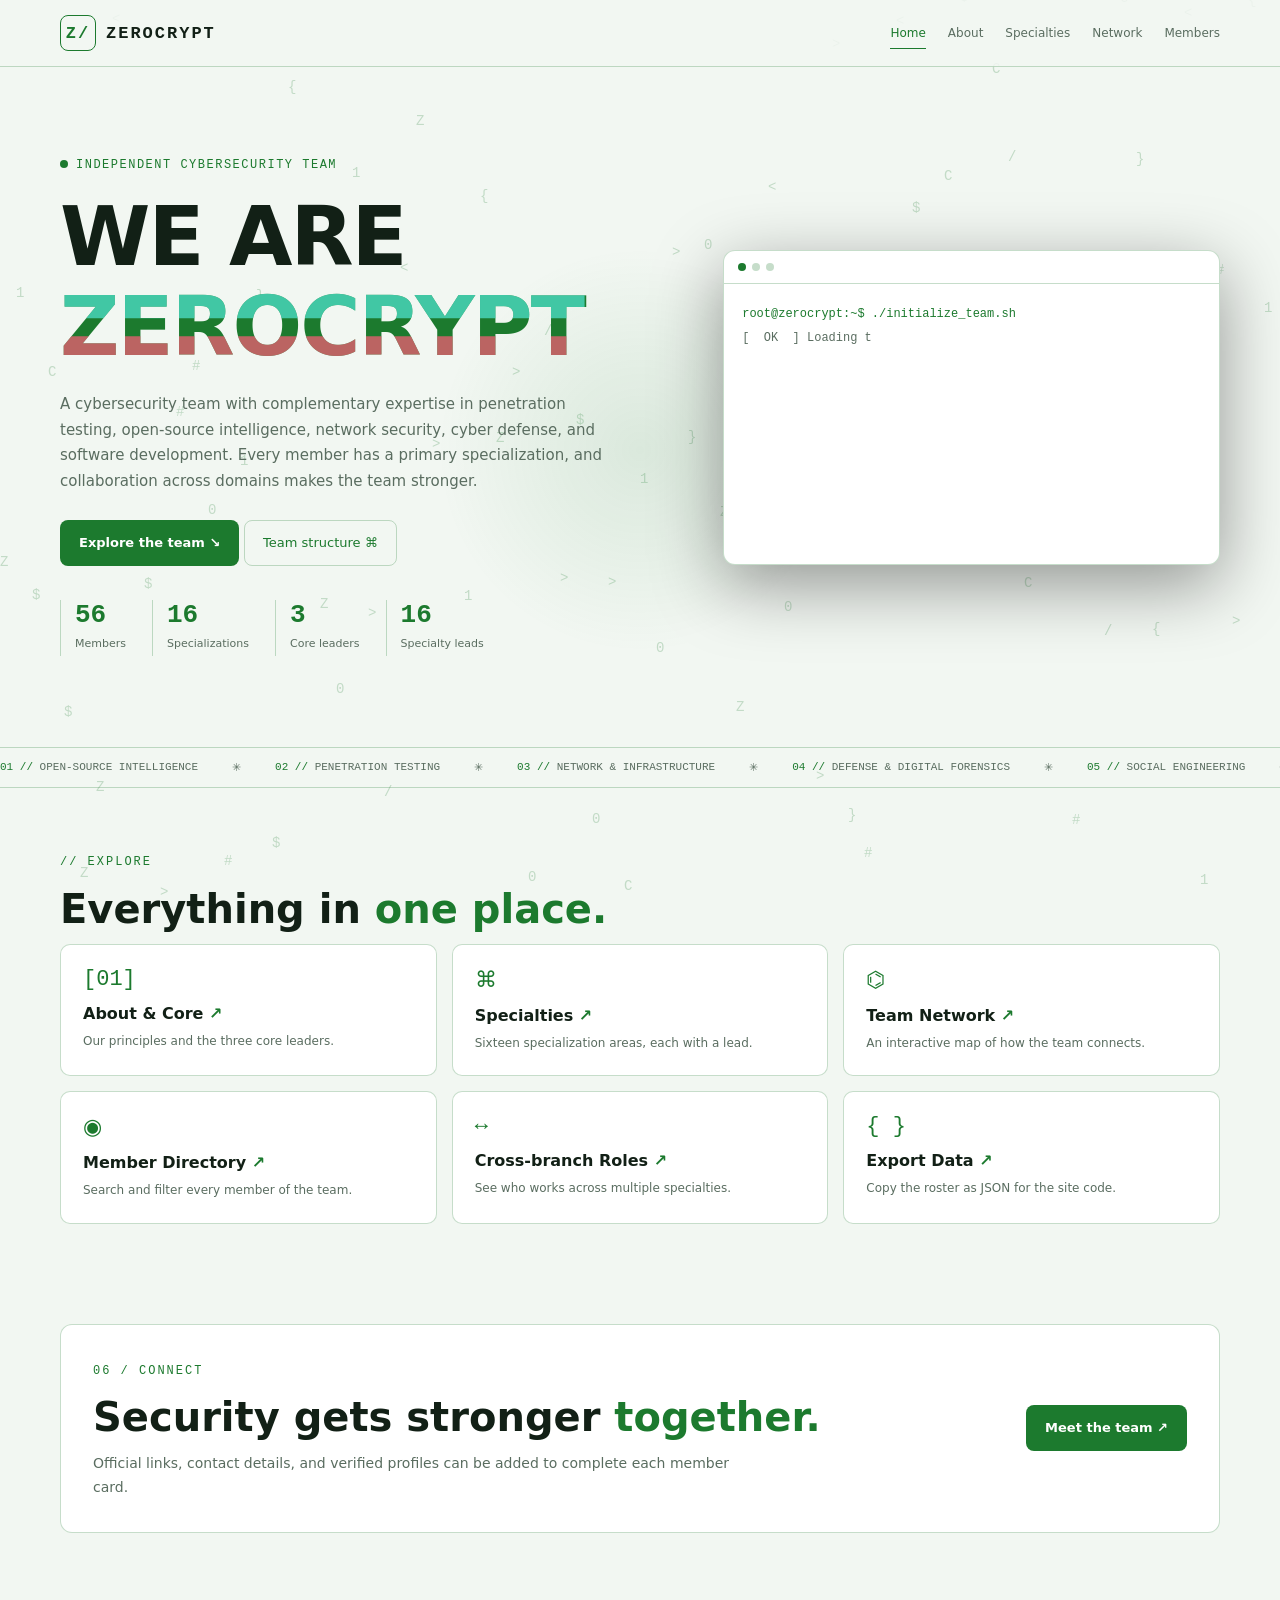
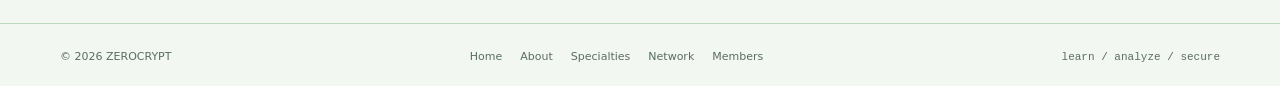
<file: index.html>
<!DOCTYPE html>
<html lang="en"><head><meta charset="UTF-8"><meta name="viewport" content="width=device-width, initial-scale=1, viewport-fit=cover">
<meta name="description" content="ZEROCRYPT | Cybersecurity Research and Security Team">
<title>Cyber Intelligence | ZEROCRYPT</title><link rel="stylesheet" href="style.css"></head>
<body class="">
<canvas id="rain" aria-hidden="true"></canvas>
<header><nav class="wrap"><a href="index.html" class="brand"><span class="mark">Z/</span>ZEROCRYPT</a>
<div class="links" id="links"><a href="index.html" class="act">Home</a><a href="about.html">About</a><a href="specialties.html">Specialties</a><a href="network.html">Network</a><a href="members.html">Members</a></div>
<button id="menu" aria-label="Menu" aria-expanded="false">☰</button></nav><div id="prog"></div></header>
<main>
<section class="hero" id="home"><div class="wrap hg">
<div>
<div class="kick"><span class="dot"></span>INDEPENDENT CYBERSECURITY TEAM</div>
<h1>WE ARE<br><span class="glitch" data-t="ZEROCRYPT">ZEROCRYPT</span></h1>
<p>A cybersecurity team with complementary expertise in penetration testing, open-source intelligence, network security, cyber defense, and software development. Every member has a primary specialization, and collaboration across domains makes the team stronger.</p>
<a href="members.html" class="btn p">Explore the team ↘</a> <a href="network.html" class="btn">Team structure ⌘</a>
<div class="stats">
<div class="stat"><b data-c="members">0</b><span>Members</span></div>
<div class="stat"><b data-c="specs">0</b><span>Specializations</span></div>
<div class="stat"><b data-c="core">0</b><span>Core leaders</span></div>
<div class="stat"><b data-c="leads">0</b><span>Specialty leads</span></div>
</div>
</div>
<div class="term"><div class="tt"><i></i><i></i><i></i></div><div id="tb" aria-label="Decorative terminal"></div></div>
</div></section><div class="ticker" aria-hidden="true"><div class="track" id="track"></div></div><section style="padding-top:60px"><div class="wrap"><div class="rv"><span class="eyebrow">// EXPLORE</span><h2>Everything in <span class="g">one place.</span></h2></div><div class="grid g3"><a class="card tile rv" href="about.html"><div class="ico">[01]</div><h3>About &amp; Core <span class="arr g">↗</span></h3><p>Our principles and the three core leaders.</p></a><a class="card tile rv" href="specialties.html"><div class="ico">⌘</div><h3>Specialties <span class="arr g">↗</span></h3><p>Sixteen specialization areas, each with a lead.</p></a><a class="card tile rv" href="network.html"><div class="ico">⌬</div><h3>Team Network <span class="arr g">↗</span></h3><p>An interactive map of how the team connects.</p></a><a class="card tile rv" href="members.html"><div class="ico">◉</div><h3>Member Directory <span class="arr g">↗</span></h3><p>Search and filter every member of the team.</p></a><a class="card tile rv" href="specialties.html"><div class="ico">↔</div><h3>Cross-branch Roles <span class="arr g">↗</span></h3><p>See who works across multiple specialties.</p></a><a class="card tile rv" href="members.html"><div class="ico">{ }</div><h3>Export Data <span class="arr g">↗</span></h3><p>Copy the roster as JSON for the site code.</p></a></div></div></section><section style="padding-top:10px"><div class="wrap"><div class="join rv">
<div><span class="eyebrow">06 / CONNECT</span><h2>Security gets stronger <span class="g">together.</span></h2><p class="desc" style="margin:0">Official links, contact details, and verified profiles can be added to complete each member card.</p></div>
<a href="members.html" class="btn p">Meet the team ↗</a></div></div></section>
</main>
<footer><div class="wrap fi"><span>© <span id="yr"></span> ZEROCRYPT</span><div class="fl"><a href="index.html">Home</a><a href="about.html">About</a><a href="specialties.html">Specialties</a><a href="network.html">Network</a><a href="members.html">Members</a></div><span class="mono">learn / analyze / secure</span></div></footer>
<div id="toast" role="status"></div>
<script src="data.js"></script><script src="app.js"></script>
</body></html>
</file>
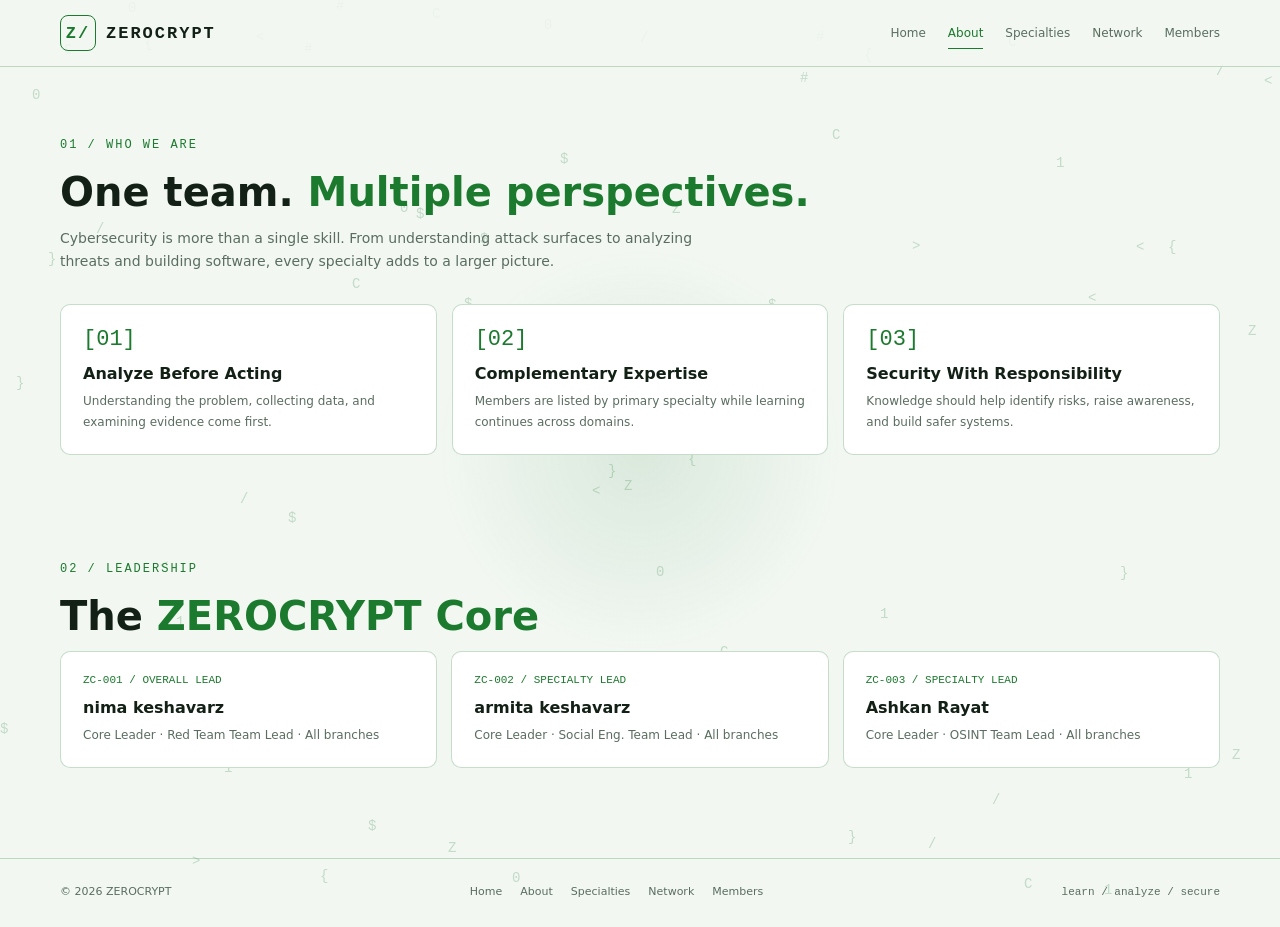
<file: about.html>
<!DOCTYPE html>
<html lang="en"><head><meta charset="UTF-8"><meta name="viewport" content="width=device-width, initial-scale=1, viewport-fit=cover">
<meta name="description" content="ZEROCRYPT | Cybersecurity Research and Security Team">
<title>About | ZEROCRYPT</title><link rel="stylesheet" href="style.css"></head>
<body class="inner">
<canvas id="rain" aria-hidden="true"></canvas>
<header><nav class="wrap"><a href="index.html" class="brand"><span class="mark">Z/</span>ZEROCRYPT</a>
<div class="links" id="links"><a href="index.html">Home</a><a href="about.html" class="act">About</a><a href="specialties.html">Specialties</a><a href="network.html">Network</a><a href="members.html">Members</a></div>
<button id="menu" aria-label="Menu" aria-expanded="false">☰</button></nav><div id="prog"></div></header>
<main>
<section id="about"><div class="wrap">
<div class="rv"><span class="eyebrow">01 / WHO WE ARE</span><h2>One team. <span class="g">Multiple perspectives.</span></h2>
<p class="desc">Cybersecurity is more than a single skill. From understanding attack surfaces to analyzing threats and building software, every specialty adds to a larger picture.</p></div>
<div class="grid g3">
<article class="card rv"><div class="ico">[01]</div><h3>Analyze Before Acting</h3><p>Understanding the problem, collecting data, and examining evidence come first.</p></article>
<article class="card rv"><div class="ico">[02]</div><h3>Complementary Expertise</h3><p>Members are listed by primary specialty while learning continues across domains.</p></article>
<article class="card rv"><div class="ico">[03]</div><h3>Security With Responsibility</h3><p>Knowledge should help identify risks, raise awareness, and build safer systems.</p></article>
</div></div></section><section id="core" style="padding-top:10px"><div class="wrap">
<div class="rv"><span class="eyebrow">02 / LEADERSHIP</span><h2>The <span class="g">ZEROCRYPT Core</span></h2></div>
<div class="core" id="coreGrid"></div>
</div></section>
</main>
<footer><div class="wrap fi"><span>© <span id="yr"></span> ZEROCRYPT</span><div class="fl"><a href="index.html">Home</a><a href="about.html">About</a><a href="specialties.html">Specialties</a><a href="network.html">Network</a><a href="members.html">Members</a></div><span class="mono">learn / analyze / secure</span></div></footer>
<div id="toast" role="status"></div>
<script src="data.js"></script><script src="app.js"></script>
</body></html>
</file>
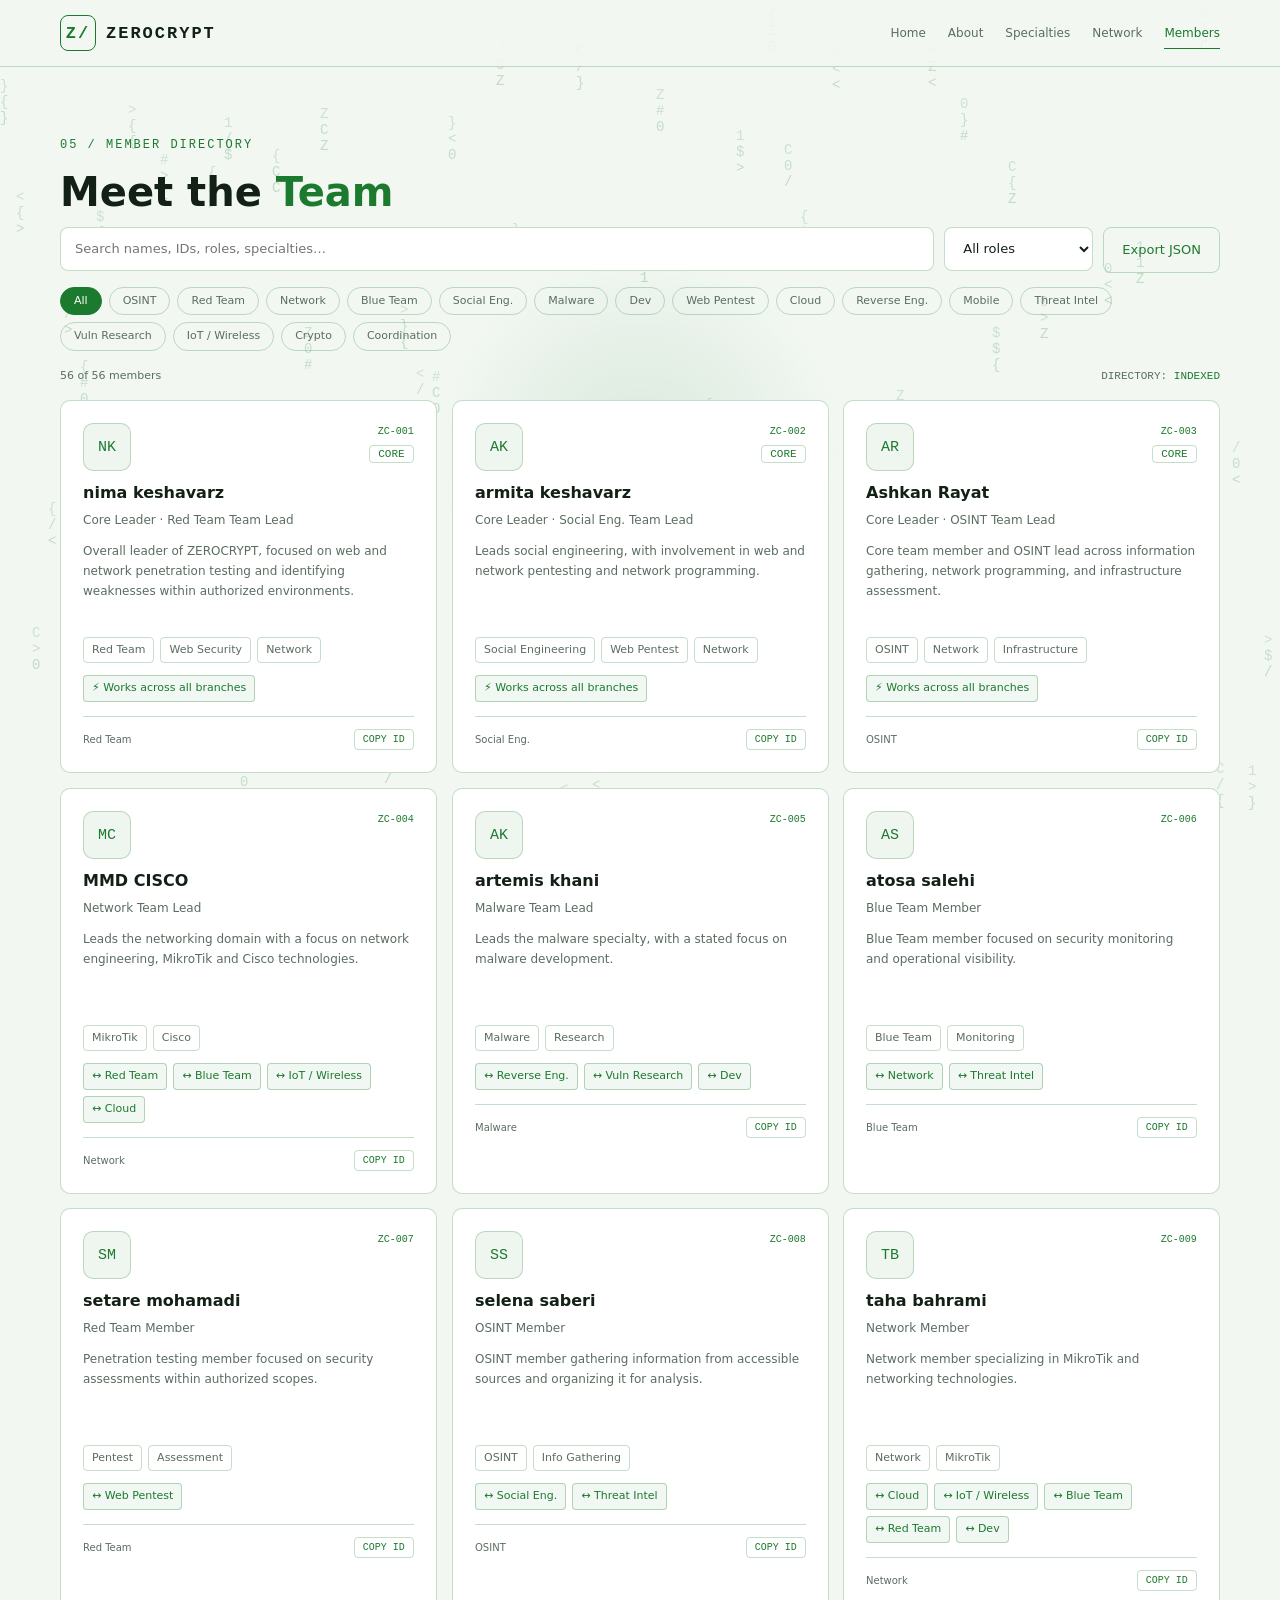
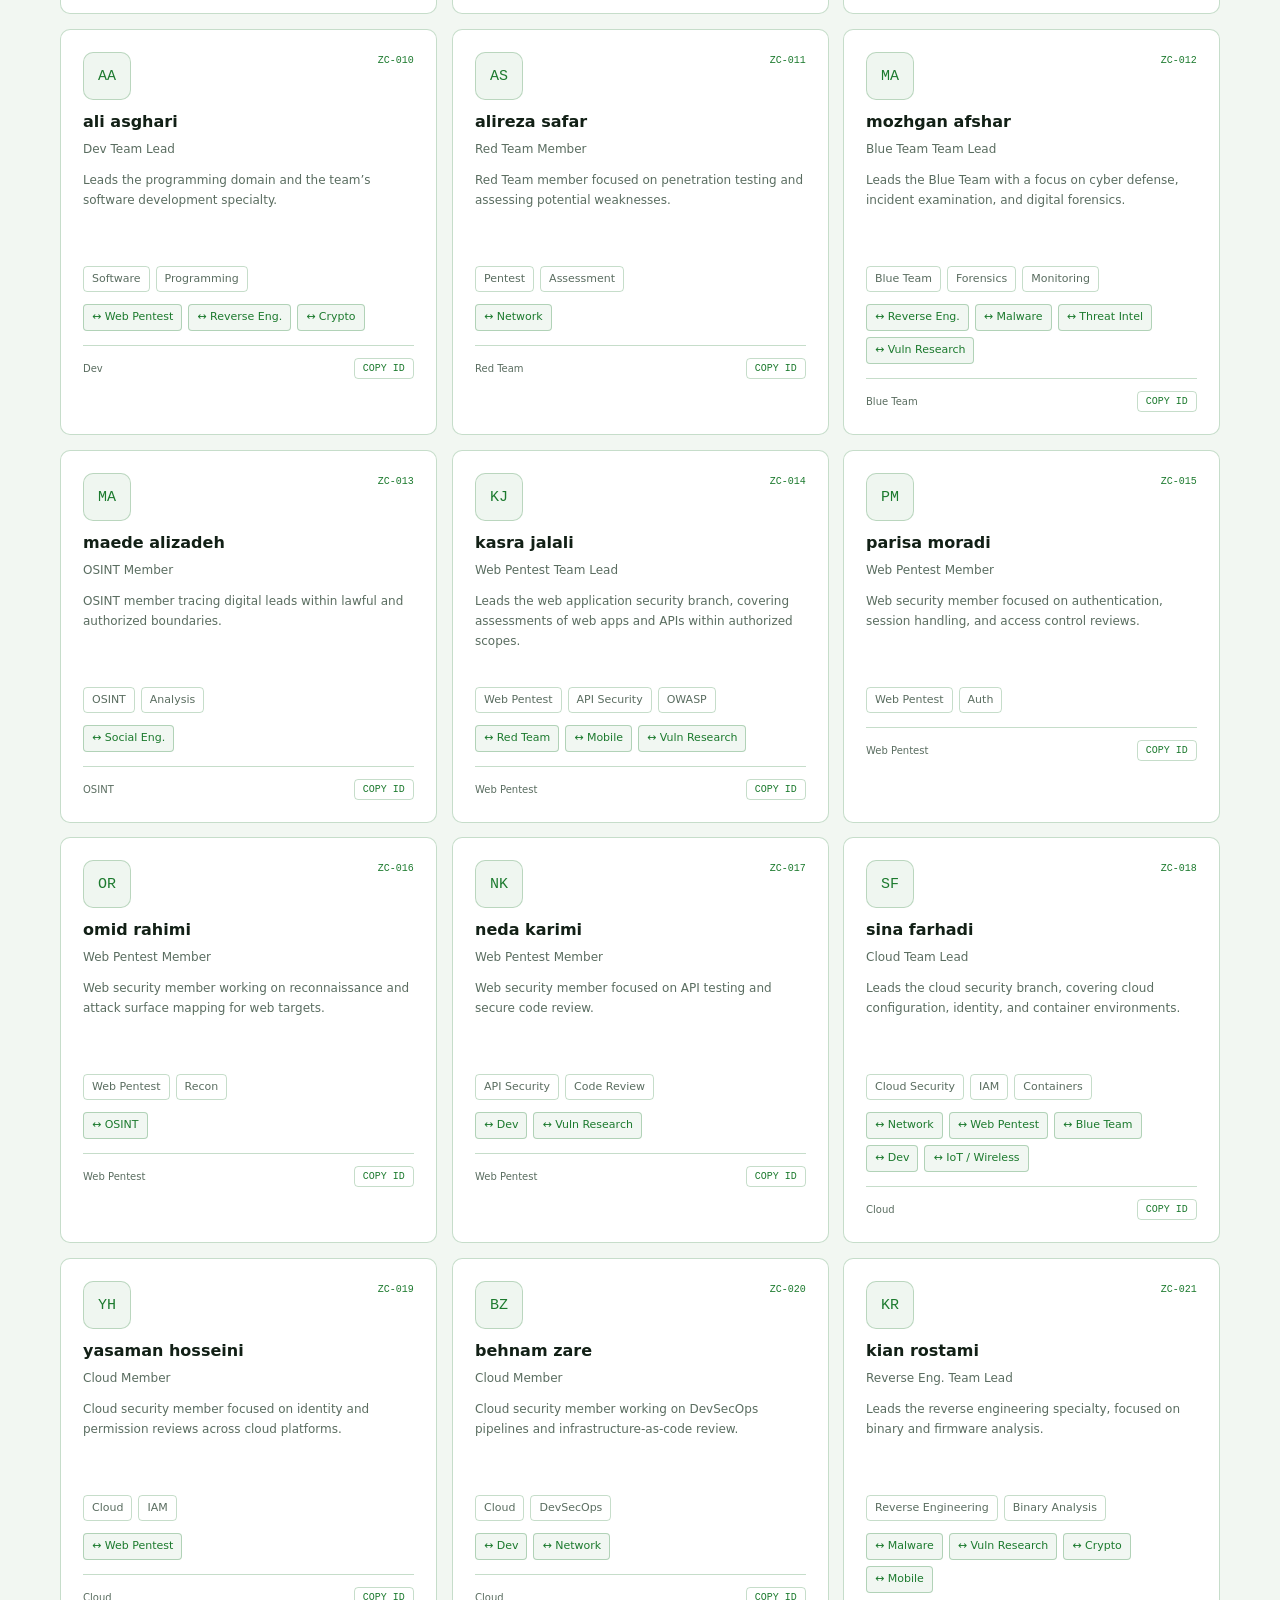
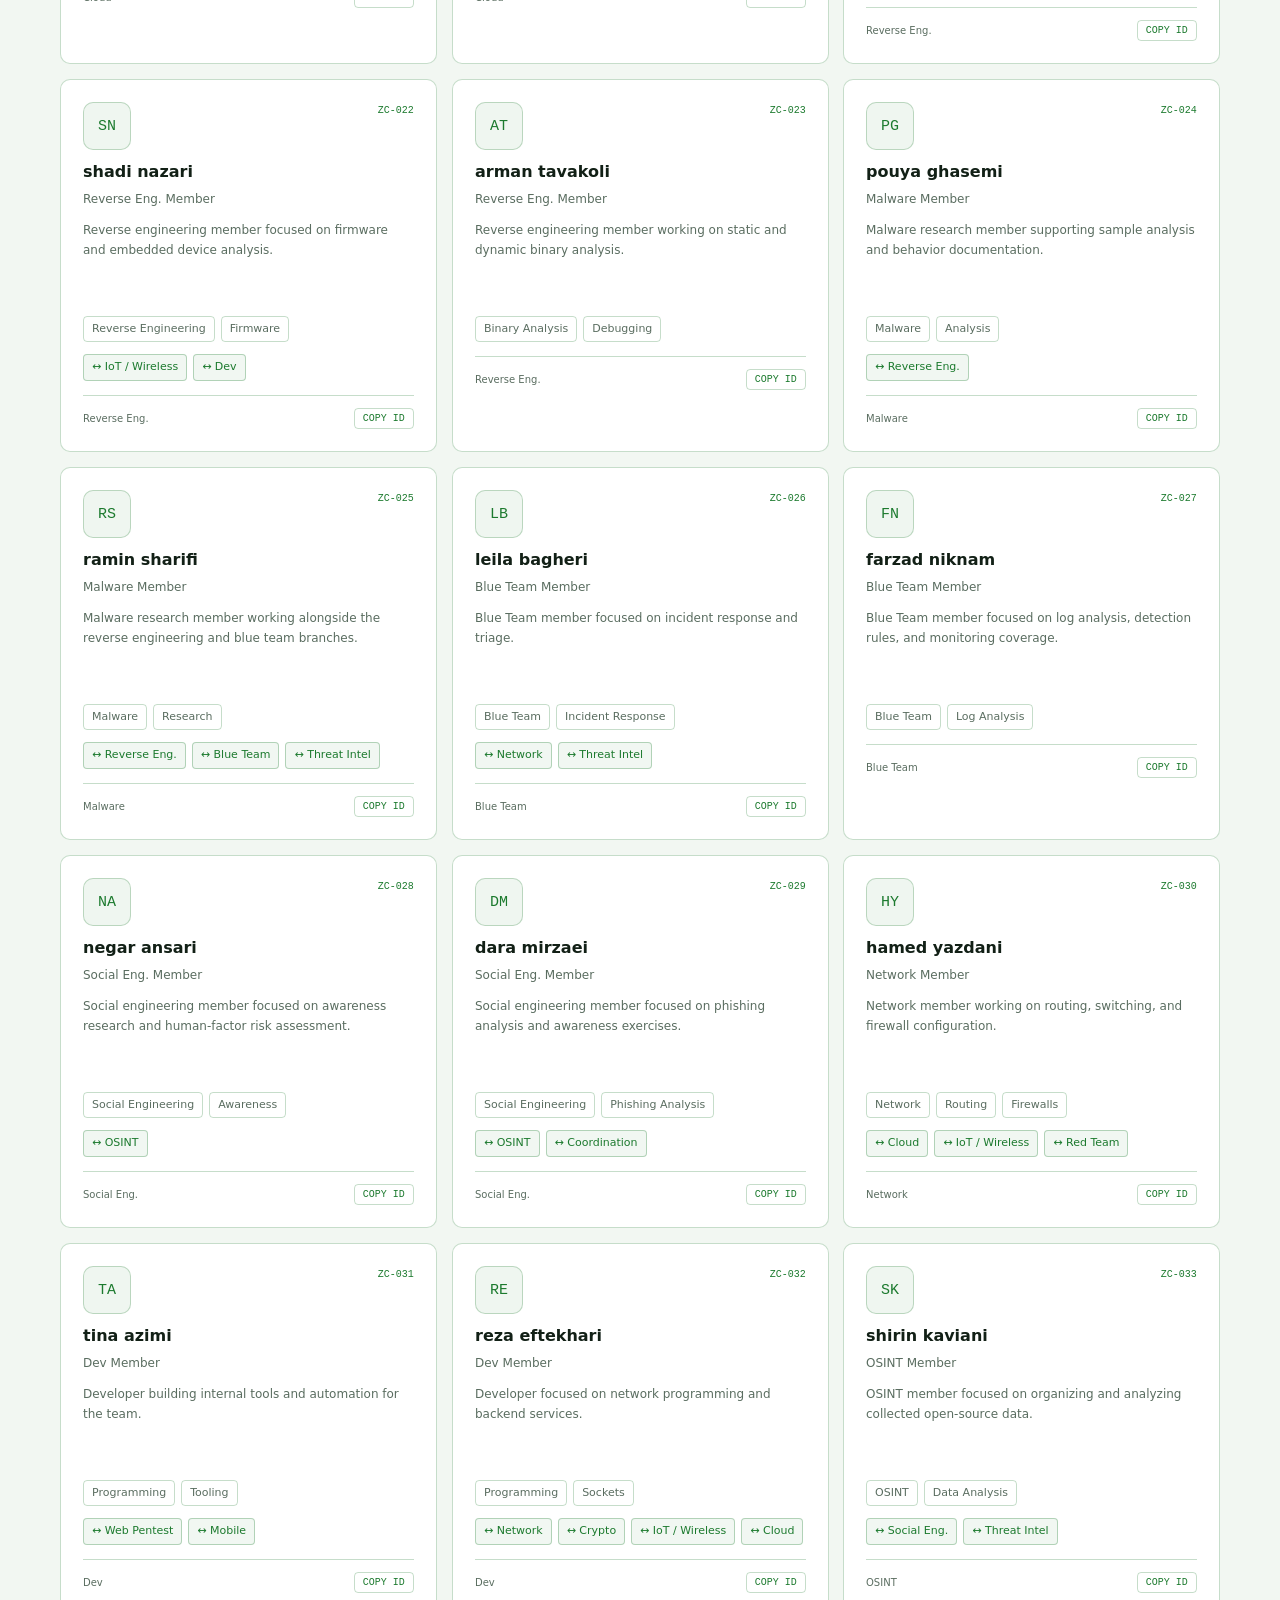
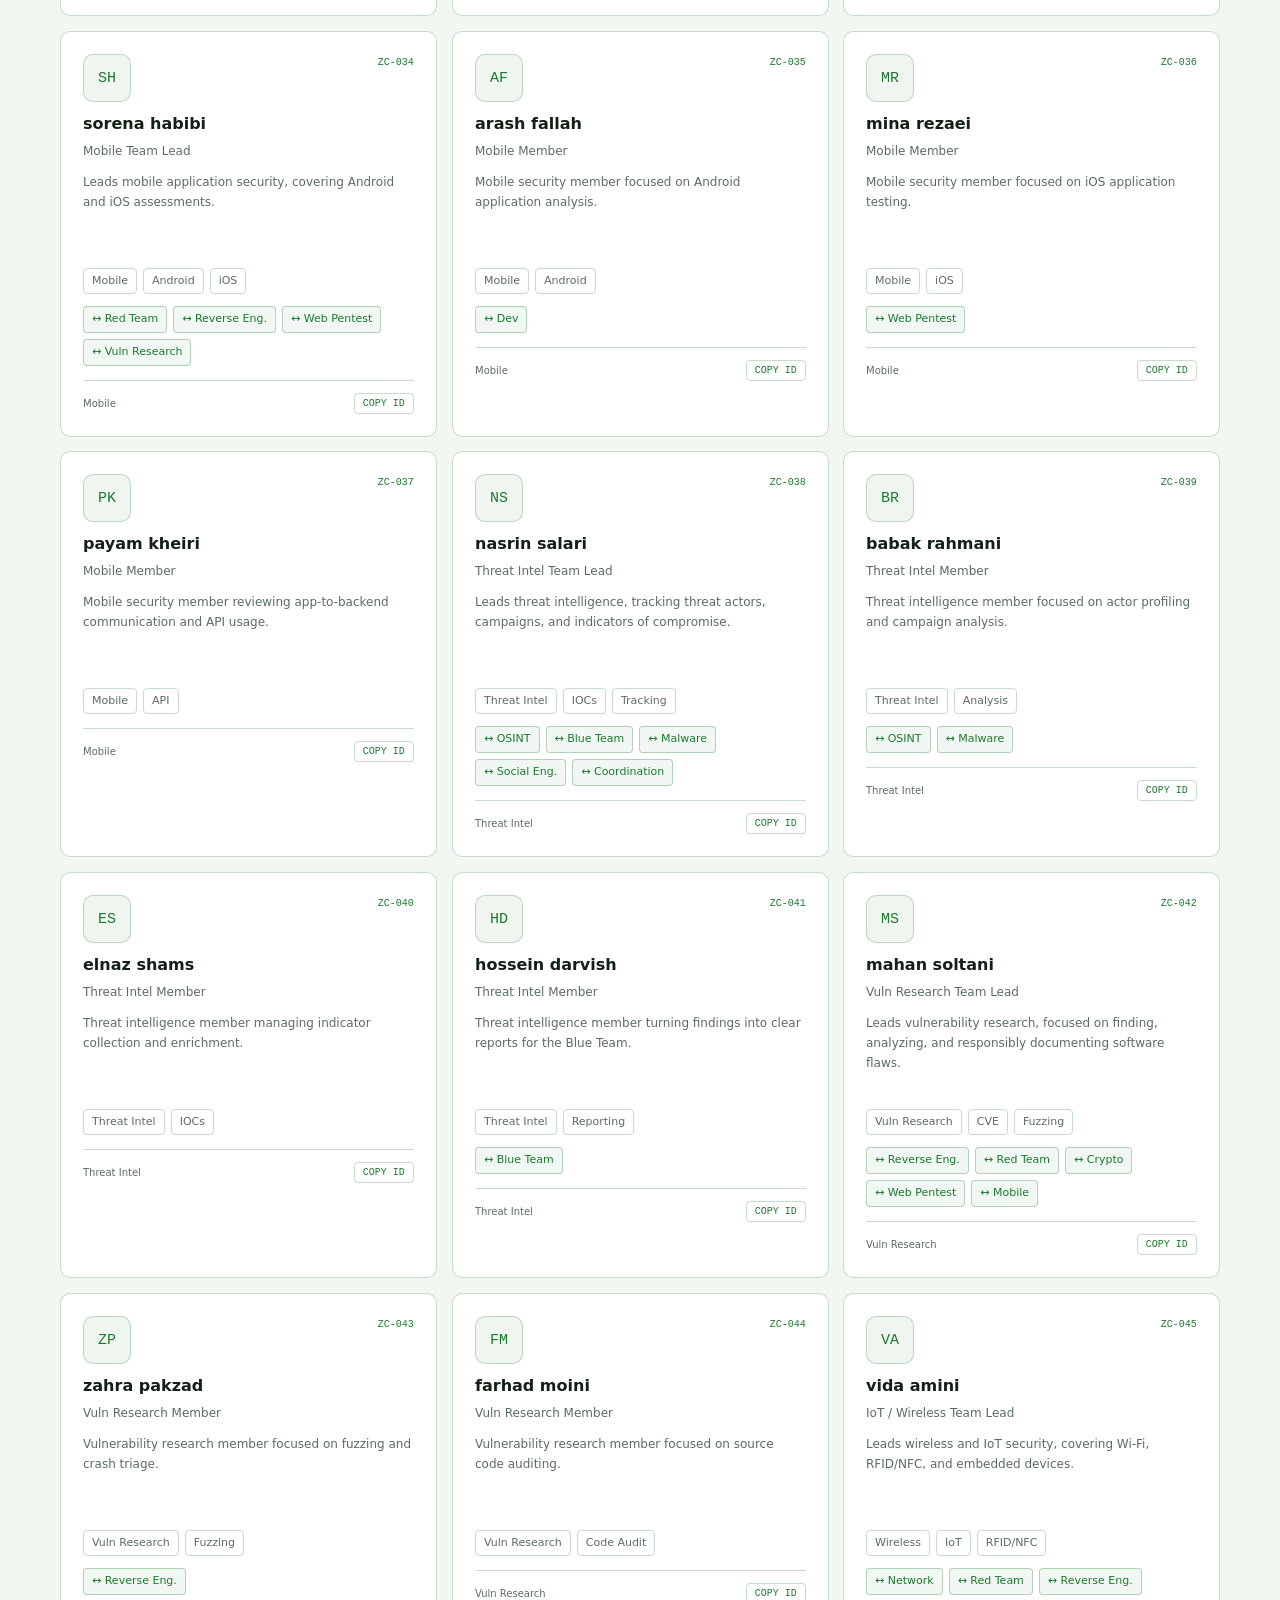
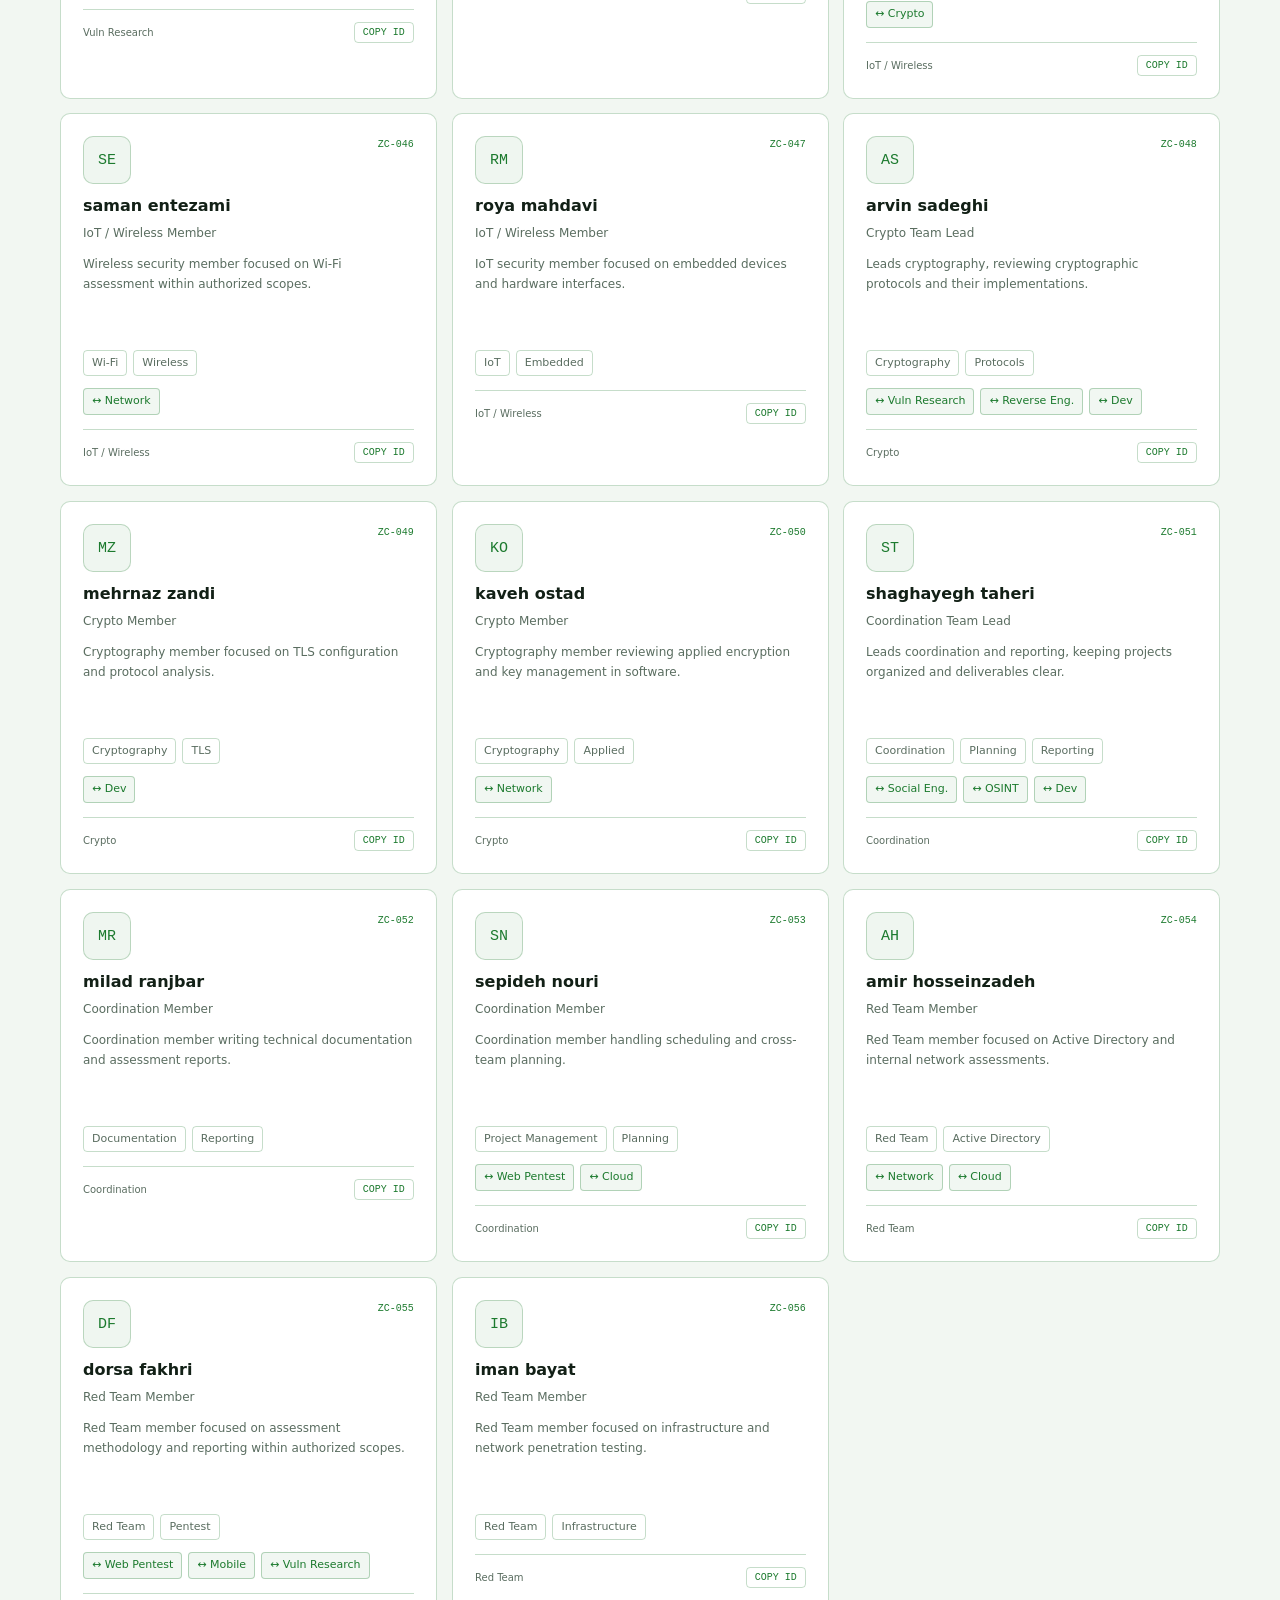
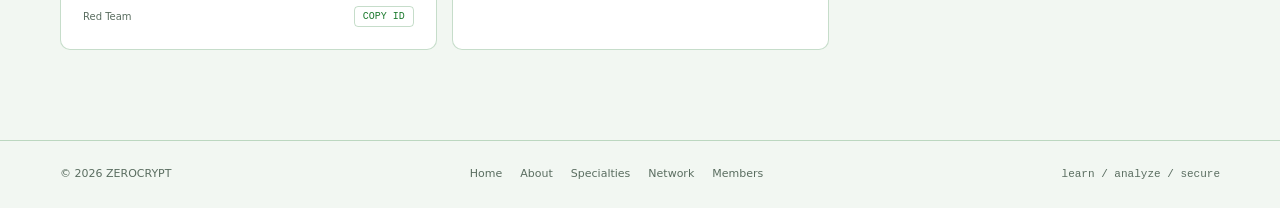
<file: members.html>
<!DOCTYPE html>
<html lang="en"><head><meta charset="UTF-8"><meta name="viewport" content="width=device-width, initial-scale=1, viewport-fit=cover">
<meta name="description" content="ZEROCRYPT | Cybersecurity Research and Security Team">
<title>Members | ZEROCRYPT</title><link rel="stylesheet" href="style.css"></head>
<body class="inner">
<canvas id="rain" aria-hidden="true"></canvas>
<header><nav class="wrap"><a href="index.html" class="brand"><span class="mark">Z/</span>ZEROCRYPT</a>
<div class="links" id="links"><a href="index.html">Home</a><a href="about.html">About</a><a href="specialties.html">Specialties</a><a href="network.html">Network</a><a href="members.html" class="act">Members</a></div>
<button id="menu" aria-label="Menu" aria-expanded="false">☰</button></nav><div id="prog"></div></header>
<main>
<section id="members" style="padding-top:10px"><div class="wrap">
<div class="rv"><span class="eyebrow">05 / MEMBER DIRECTORY</span><h2>Meet the <span class="g">Team</span></h2></div>
<div class="tools">
<input id="q" type="search" placeholder="Search names, IDs, roles, specialties…" aria-label="Search members">
<select id="role" aria-label="Role"><option value="all">All roles</option><option value="lead">Specialty leads</option><option value="core">Core leaders</option><option value="member">Members</option></select>
<button class="btn" id="exp">Export JSON</button>
</div>
<div class="fc" id="chips"></div>
<div class="rl"><span id="count" aria-live="polite"></span><span class="mono">DIRECTORY: <span class="g">INDEXED</span></span></div>
<div class="grid g3" id="mg"></div>
</div></section>
</main>
<footer><div class="wrap fi"><span>© <span id="yr"></span> ZEROCRYPT</span><div class="fl"><a href="index.html">Home</a><a href="about.html">About</a><a href="specialties.html">Specialties</a><a href="network.html">Network</a><a href="members.html">Members</a></div><span class="mono">learn / analyze / secure</span></div></footer>
<div id="toast" role="status"></div>
<script src="data.js"></script><script src="app.js"></script>
</body></html>
</file>
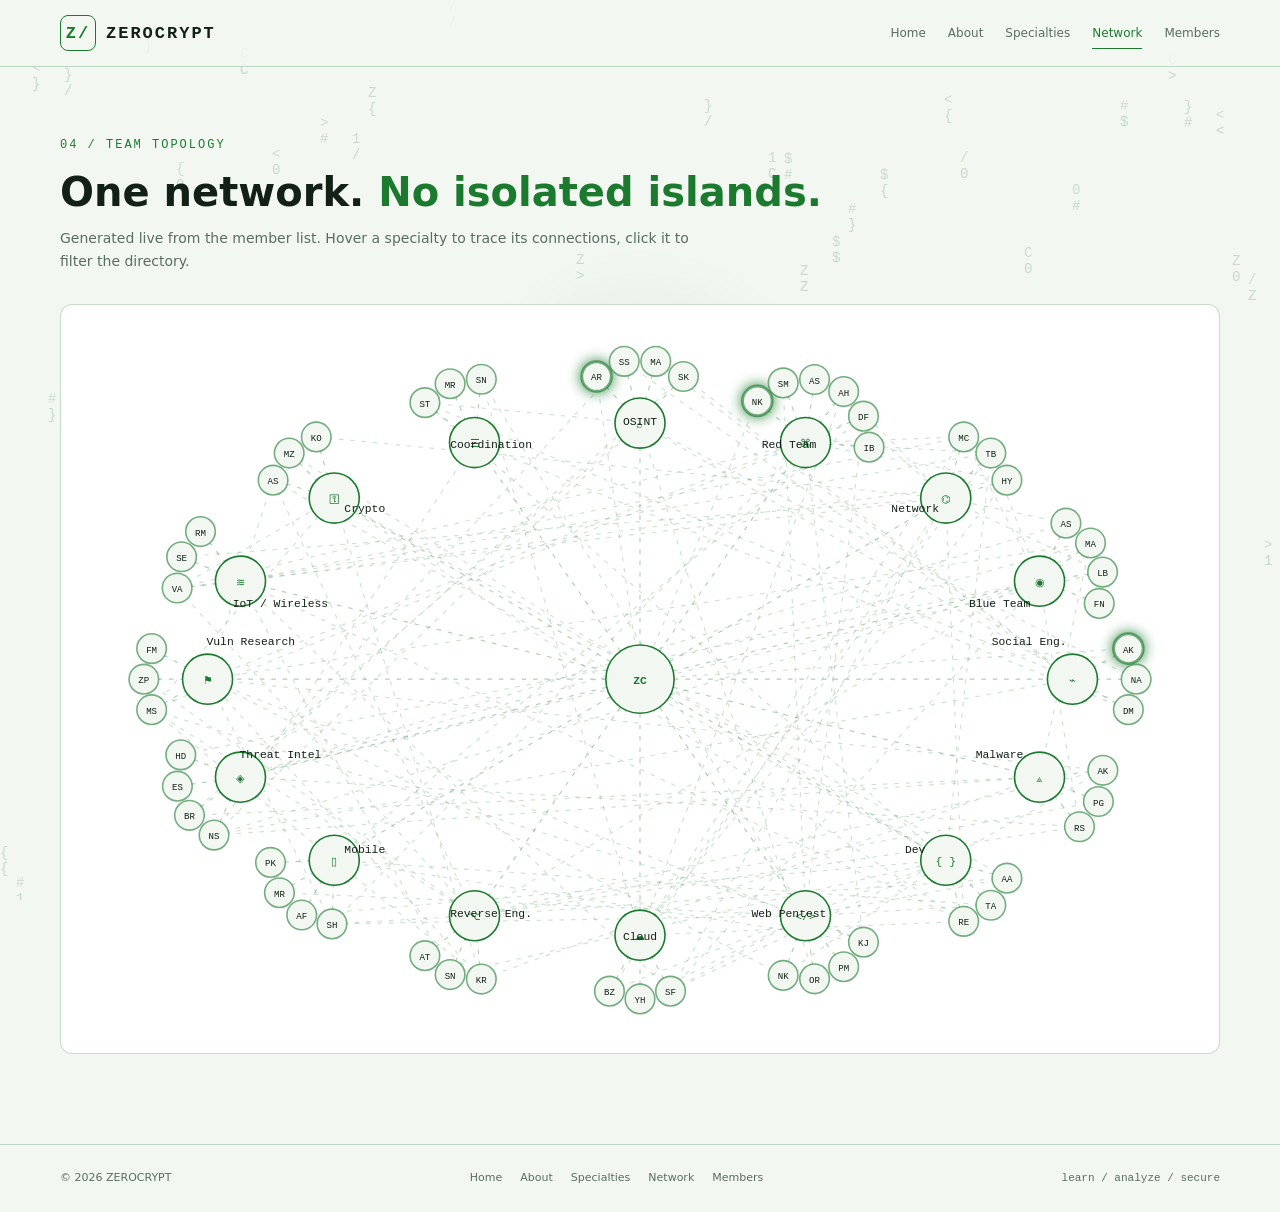
<file: network.html>
<!DOCTYPE html>
<html lang="en"><head><meta charset="UTF-8"><meta name="viewport" content="width=device-width, initial-scale=1, viewport-fit=cover">
<meta name="description" content="ZEROCRYPT | Cybersecurity Research and Security Team">
<title>Network | ZEROCRYPT</title><link rel="stylesheet" href="style.css"></head>
<body class="inner">
<canvas id="rain" aria-hidden="true"></canvas>
<header><nav class="wrap"><a href="index.html" class="brand"><span class="mark">Z/</span>ZEROCRYPT</a>
<div class="links" id="links"><a href="index.html">Home</a><a href="about.html">About</a><a href="specialties.html">Specialties</a><a href="network.html" class="act">Network</a><a href="members.html">Members</a></div>
<button id="menu" aria-label="Menu" aria-expanded="false">☰</button></nav><div id="prog"></div></header>
<main>
<section id="network" style="padding-top:10px"><div class="wrap">
<div class="rv"><span class="eyebrow">04 / TEAM TOPOLOGY</span><h2>One network. <span class="g">No isolated islands.</span></h2>
<p class="desc">Generated live from the member list. Hover a specialty to trace its connections, click it to filter the directory.</p></div>
<div id="net" class="rv"><svg viewBox="0 0 1000 640" role="img" aria-label="Team network map"></svg></div>
</div></section>
</main>
<footer><div class="wrap fi"><span>© <span id="yr"></span> ZEROCRYPT</span><div class="fl"><a href="index.html">Home</a><a href="about.html">About</a><a href="specialties.html">Specialties</a><a href="network.html">Network</a><a href="members.html">Members</a></div><span class="mono">learn / analyze / secure</span></div></footer>
<div id="toast" role="status"></div>
<script src="data.js"></script><script src="app.js"></script>
</body></html>
</file>
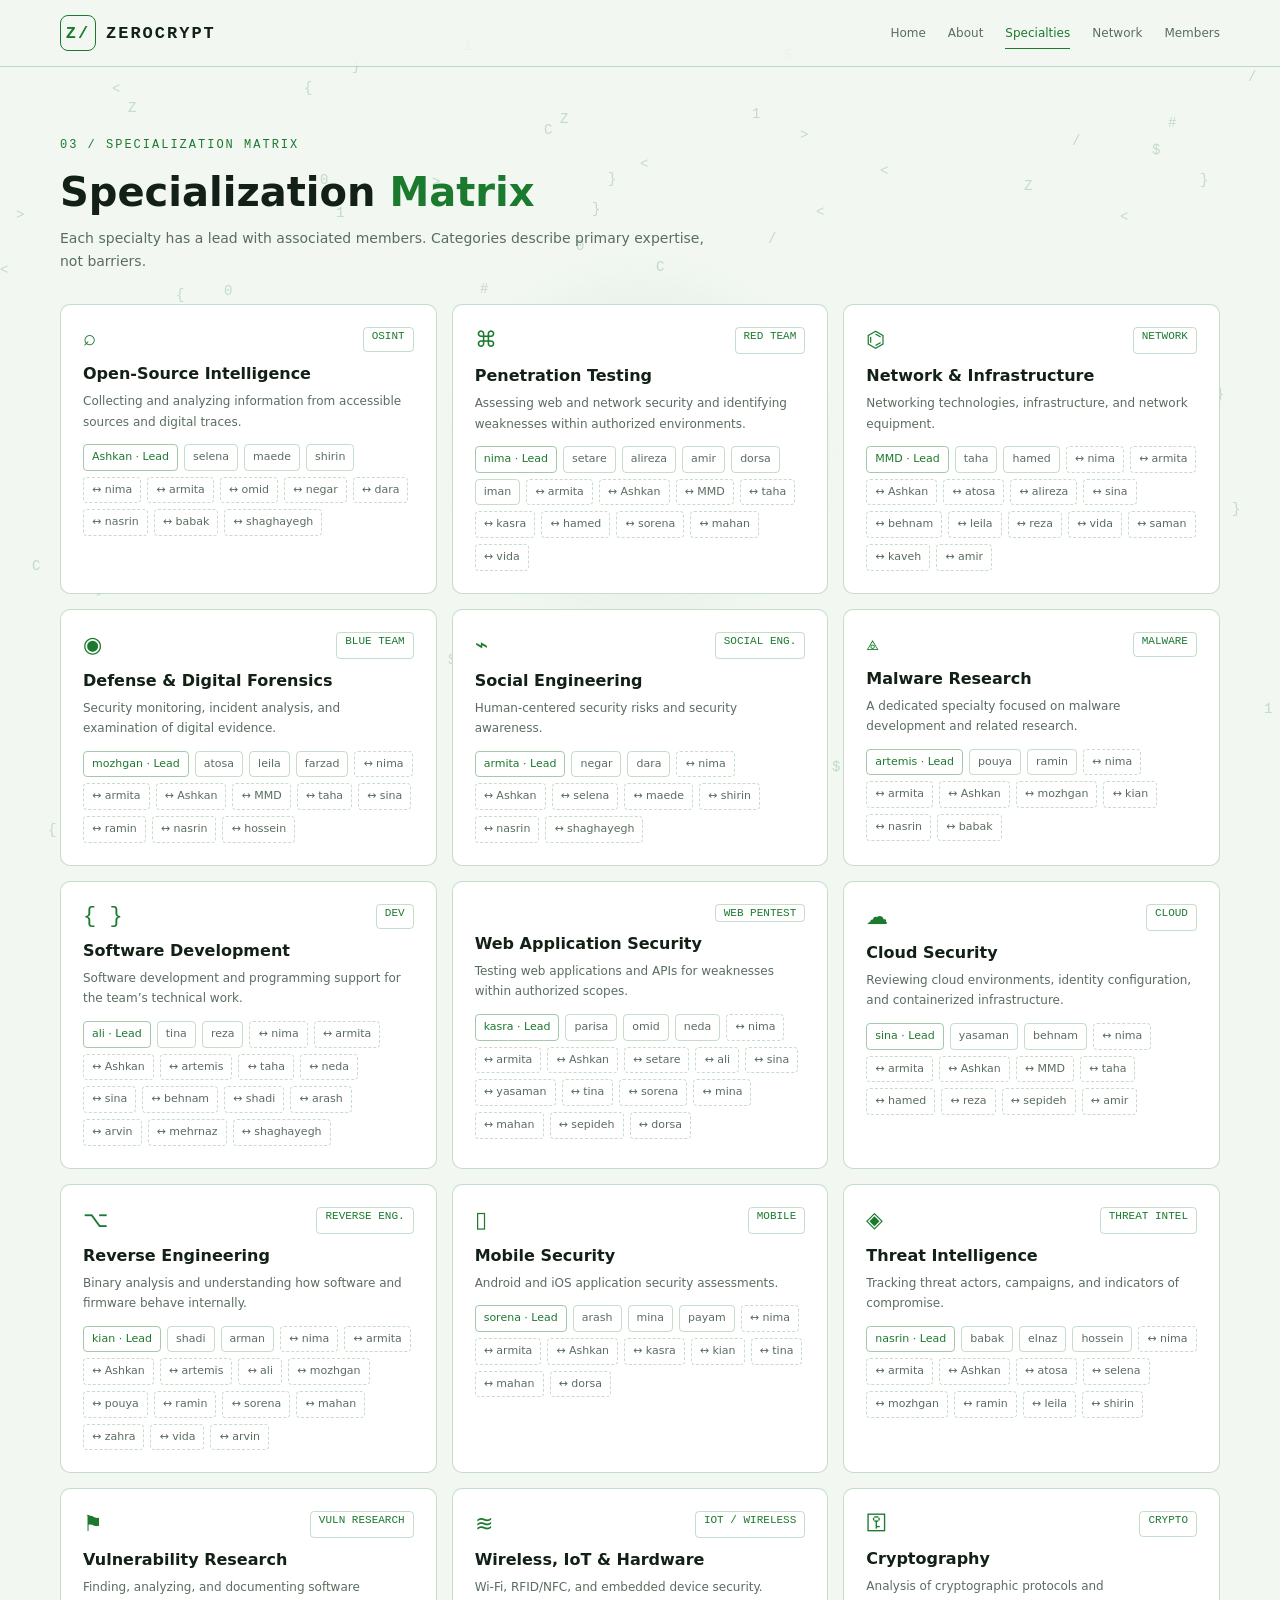
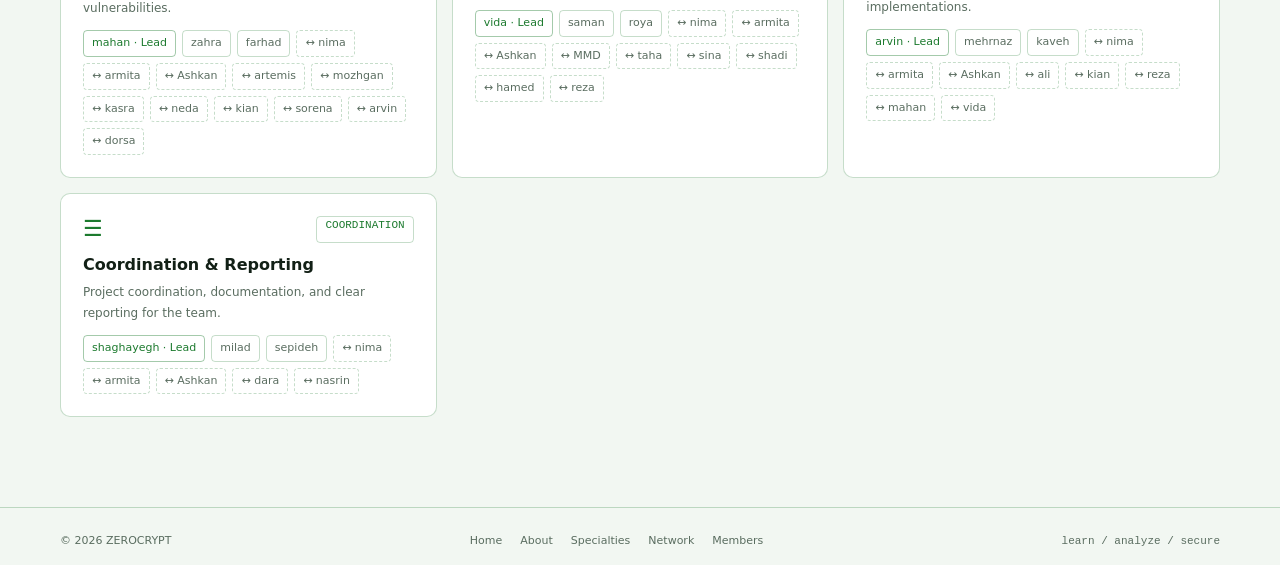
<file: specialties.html>
<!DOCTYPE html>
<html lang="en"><head><meta charset="UTF-8"><meta name="viewport" content="width=device-width, initial-scale=1, viewport-fit=cover">
<meta name="description" content="ZEROCRYPT | Cybersecurity Research and Security Team">
<title>Specialties | ZEROCRYPT</title><link rel="stylesheet" href="style.css"></head>
<body class="inner">
<canvas id="rain" aria-hidden="true"></canvas>
<header><nav class="wrap"><a href="index.html" class="brand"><span class="mark">Z/</span>ZEROCRYPT</a>
<div class="links" id="links"><a href="index.html">Home</a><a href="about.html">About</a><a href="specialties.html" class="act">Specialties</a><a href="network.html">Network</a><a href="members.html">Members</a></div>
<button id="menu" aria-label="Menu" aria-expanded="false">☰</button></nav><div id="prog"></div></header>
<main>
<section id="specs" style="padding-top:10px"><div class="wrap">
<div class="rv"><span class="eyebrow">03 / SPECIALIZATION MATRIX</span><h2>Specialization <span class="g">Matrix</span></h2>
<p class="desc">Each specialty has a lead with associated members. Categories describe primary expertise, not barriers.</p></div>
<div class="grid g3" id="specGrid"></div>
</div></section>
</main>
<footer><div class="wrap fi"><span>© <span id="yr"></span> ZEROCRYPT</span><div class="fl"><a href="index.html">Home</a><a href="about.html">About</a><a href="specialties.html">Specialties</a><a href="network.html">Network</a><a href="members.html">Members</a></div><span class="mono">learn / analyze / secure</span></div></footer>
<div id="toast" role="status"></div>
<script src="data.js"></script><script src="app.js"></script>
</body></html>
</file>
<file: style.css>
:root{--bg:#070b09;--panel:#0c130f;--text:#e8f3e9;--muted:#8a9d90;--g:#9dff65;--g2:#52e878;--bd:rgba(157,255,101,.16);--ink:#061006;
color-scheme:dark;box-sizing:border-box;padding-top:env(safe-area-inset-top,0px);padding-bottom:env(safe-area-inset-bottom,0px)}
@media (prefers-color-scheme:light){:root:not([data-theme="dark"]){--bg:#f2f7f2;--panel:#fff;--text:#122016;--muted:#5a6d60;--g:#1c7a2e;--g2:#1c7a2e;--bd:rgba(28,122,46,.25);--ink:#fff;color-scheme:light}}
*{box-sizing:border-box;margin:0;padding:0}
html{scroll-behavior:smooth;scroll-padding-top:90px;height:100%}
body{background:var(--bg);color:var(--text);font:15px/1.7 system-ui,Arial,sans-serif;overflow-x:hidden}
#rain{position:fixed;inset:0;width:100%;height:100%;z-index:-1;opacity:.22;pointer-events:none}
.mono{font-family:Consolas,"Courier New",monospace}
.g{color:var(--g)}.m{color:var(--muted)}
a{color:inherit;text-decoration:none}button,input,select,textarea{font:inherit;color:inherit}button{cursor:pointer}
:focus-visible{outline:2px solid var(--g);outline-offset:2px}
.wrap{width:min(1160px,calc(100% - 36px));margin:auto}
section{padding:90px 0}
.eyebrow{font:12px Consolas,monospace;letter-spacing:2px;color:var(--g)}
h2{font-size:clamp(26px,4vw,40px);line-height:1.35;margin:8px 0}
.desc{color:var(--muted);max-width:660px;font-size:14px;margin-bottom:30px}
.btn{display:inline-flex;gap:8px;align-items:center;padding:11px 18px;border:1px solid var(--bd);border-radius:8px;background:transparent;color:var(--g);font-size:13px;transition:.25s}
.btn:hover{background:var(--g);color:var(--ink);transform:translateY(-2px);box-shadow:0 0 24px color-mix(in srgb,var(--g) 35%,transparent)}
.btn.p{background:var(--g);color:var(--ink);font-weight:700}
.tag{border:1px solid var(--bd);border-radius:4px;padding:2px 8px;font:11px Consolas,monospace;color:var(--g)}
header{position:sticky;top:env(safe-area-inset-top,0px);z-index:50;background:color-mix(in srgb,var(--bg) 85%,transparent);backdrop-filter:blur(16px);border-bottom:1px solid var(--bd)}
nav{display:flex;align-items:center;justify-content:space-between;min-height:66px;gap:16px}
.brand{display:flex;align-items:center;gap:10px;font:700 17px Consolas,monospace;letter-spacing:2px}
.mark{width:36px;height:36px;border:1px solid var(--g);border-radius:8px;display:grid;place-items:center;color:var(--g);animation:pulse 3s infinite}
@keyframes pulse{50%{box-shadow:0 0 22px color-mix(in srgb,var(--g) 45%,transparent)}}
.links{display:flex;gap:22px}.links a{font-size:12px;color:var(--muted);transition:.2s}.links a:hover{color:var(--g)}
#menu{display:none;background:none;border:1px solid var(--bd);color:var(--g);padding:5px 11px;border-radius:6px}
#prog{position:absolute;left:0;bottom:-1px;height:2px;width:0;background:var(--g)}
.hero{min-height:680px;display:flex;align-items:center;padding:70px 0}
.hg{display:grid;grid-template-columns:1.1fr .9fr;gap:56px;align-items:center}
.kick{font:12px Consolas,monospace;letter-spacing:1.5px;color:var(--g);margin-bottom:20px}
.dot{display:inline-block;width:8px;height:8px;border-radius:50%;background:var(--g);margin-right:8px;animation:pulse 1.6s infinite}
h1{font-size:clamp(44px,7vw,82px);line-height:1.1;letter-spacing:-2px;margin-bottom:20px}
.glitch{color:var(--g);position:relative;display:inline-block}
.glitch::before,.glitch::after{content:attr(data-t);position:absolute;inset:0;opacity:.7}
.glitch::before{color:#52e8d8;animation:gl 4s infinite steps(1);clip-path:inset(0 0 60% 0)}
.glitch::after{color:#ff5c7a;animation:gl 4s .15s infinite steps(1) reverse;clip-path:inset(60% 0 0 0)}
@keyframes gl{0%,92%,100%{transform:none}94%{transform:translate(-3px,1px)}96%{transform:translate(3px,-1px)}98%{transform:translate(-2px,0)}}
.hero p{color:var(--muted);max-width:560px;margin-bottom:26px}
.stats{display:flex;gap:26px;flex-wrap:wrap;margin-top:34px}
.stat{border-left:1px solid var(--bd);padding-left:14px}.stat b{display:block;font:700 26px Consolas,monospace;color:var(--g)}.stat span{font-size:11px;color:var(--muted)}
.term{direction:ltr;border:1px solid var(--bd);border-radius:12px;background:var(--panel);overflow:hidden;box-shadow:0 20px 70px #0006;animation:float 6s ease-in-out infinite}
@keyframes float{50%{transform:translateY(-8px)}}
.tt{display:flex;gap:6px;padding:12px 14px;border-bottom:1px solid var(--bd)}.tt i{width:8px;height:8px;border-radius:50%;background:var(--bd)}.tt i:first-child{background:var(--g)}
#tb{padding:18px;font:12px/2 Consolas,monospace;min-height:280px;color:var(--muted);white-space:pre-wrap}
#tb .p{color:var(--g)}#tb .ok{color:var(--g2)}
.cur{display:inline-block;width:7px;height:13px;background:var(--g);vertical-align:middle;animation:bl 1s steps(2) infinite}@keyframes bl{50%{opacity:0}}
.ticker{overflow:hidden;border-block:1px solid var(--bd)}
.track{display:flex;gap:34px;width:max-content;padding:13px 0;animation:sc 30s linear infinite}.track span{font:11px Consolas,monospace;color:var(--muted);white-space:nowrap}.track b{color:var(--g);font-weight:400}
@keyframes sc{to{transform:translateX(-50%)}}
.grid{display:grid;gap:15px}
.g3{grid-template-columns:repeat(3,1fr)}
.card{position:relative;border:1px solid var(--bd);border-radius:10px;padding:22px;background:var(--panel);overflow:hidden;transition:transform .25s,border-color .25s;min-width:0}
.card::after{content:"";position:absolute;inset:0;pointer-events:none;opacity:0;transition:.3s;background:radial-gradient(260px circle at var(--mx,50%) var(--my,50%),color-mix(in srgb,var(--g) 14%,transparent),transparent 70%)}
.card:hover{transform:translateY(-4px);border-color:color-mix(in srgb,var(--g) 50%,transparent)}.card:hover::after{opacity:1}
.card h3{font-size:16px;margin:8px 0 4px;overflow-wrap:anywhere}.card p{font-size:12px;color:var(--muted)}
.ico{font:22px Consolas,monospace;color:var(--g)}
.chips{display:flex;flex-wrap:wrap;gap:6px;margin-top:12px}.chip{font-size:11px;padding:3px 8px;border:1px solid var(--bd);border-radius:4px;color:var(--muted)}.chip.lead{color:var(--g);border-color:color-mix(in srgb,var(--g) 40%,transparent)}
.core{display:grid;grid-template-columns:repeat(3,1fr);gap:14px}
.core .card .id{font:11px Consolas,monospace;color:var(--g)}
#net{border:1px solid var(--bd);border-radius:12px;background:var(--panel);padding:10px}
#net svg{width:100%;height:auto;display:block}
#net line{stroke:var(--g);stroke-opacity:.35;stroke-dasharray:4 6;animation:fl 2.2s linear infinite;transition:.25s}
@keyframes fl{to{stroke-dashoffset:-20}}
#net .n{cursor:pointer;transition:opacity .25s}#net .dim{opacity:.15}
#net circle{fill:var(--bg);stroke:var(--g);stroke-width:1.4}
#net .mem circle{stroke-opacity:.6}
#net text{fill:var(--text);font:10px Consolas,monospace;text-anchor:middle}
#net .ctr circle{animation:pulse 3s infinite}
.tools{display:flex;gap:10px;flex-wrap:wrap;margin-bottom:14px}
.tools input,.tools select{background:var(--panel);border:1px solid var(--bd);border-radius:8px;height:44px;padding:0 14px;font-size:13px}
.tools input{flex:1;min-width:200px}
.fc{display:flex;gap:7px;flex-wrap:wrap;margin-bottom:16px}
.fc button{background:none;border:1px solid var(--bd);border-radius:20px;padding:4px 13px;font-size:11px;color:var(--muted);transition:.2s}
.fc button.on,.fc button:hover{background:var(--g);color:var(--ink);border-color:var(--g)}
.rl{display:flex;justify-content:space-between;font-size:11px;color:var(--muted);margin-bottom:14px}
.mc{animation:rise .5s both}@keyframes rise{from{opacity:0;transform:translateY(18px) scale(.97)}}
.mc .top{display:flex;justify-content:space-between;gap:10px}
.av{width:48px;height:48px;border:1px solid var(--bd);border-radius:10px;display:grid;place-items:center;font:15px Consolas,monospace;color:var(--g);background:color-mix(in srgb,var(--g) 7%,transparent)}
.mc .bio{margin-top:10px;min-height:84px}
.mc .bot{display:flex;justify-content:space-between;align-items:center;margin-top:14px;padding-top:12px;border-top:1px solid var(--bd);font-size:10px;color:var(--muted);gap:6px}
.sm{background:none;border:1px solid var(--bd);border-radius:4px;color:var(--g);padding:4px 8px;font:10px Consolas,monospace}.sm:hover{background:var(--g);color:var(--ink)}
.empty{grid-column:1/-1;text-align:center;border:1px dashed var(--bd);border-radius:10px;padding:40px;color:var(--muted)}
dialog{margin:auto;width:min(480px,calc(100% - 28px));background:var(--panel);color:var(--text);border:1px solid var(--g);border-radius:12px;padding:24px}
dialog::backdrop{background:#000a;backdrop-filter:blur(4px)}
dialog label{display:block;font-size:12px;color:var(--muted);margin-top:12px}
dialog input,dialog select,dialog textarea{width:100%;margin-top:4px;background:var(--bg);border:1px solid var(--bd);border-radius:7px;padding:9px 11px;font-size:13px}
.row{display:flex;gap:10px;justify-content:flex-end;margin-top:18px}
.join{display:flex;justify-content:space-between;align-items:center;gap:24px;flex-wrap:wrap;border:1px solid var(--bd);border-radius:12px;padding:32px;background:var(--panel)}
footer{border-top:1px solid var(--bd);padding:24px 0;font-size:11px;color:var(--muted)}
.fi{display:flex;justify-content:space-between;gap:14px;flex-wrap:wrap}
#toast{position:fixed;right:20px;bottom:calc(20px + env(safe-area-inset-bottom,0px));background:var(--panel);border:1px solid var(--g);color:var(--g);padding:10px 16px;border-radius:8px;font-size:12px;opacity:0;transform:translateY(12px);transition:.25s;pointer-events:none;z-index:100}
#toast.show{opacity:1;transform:none}
.rv{opacity:0;transform:translateY(22px);transition:opacity .7s,transform .7s}.rv.vis{opacity:1;transform:none}
@media(max-width:900px){.hg{grid-template-columns:1fr}.g3{grid-template-columns:repeat(2,1fr)}}
@media(max-width:650px){section{padding:64px 0}.g3,.core{grid-template-columns:1fr}
#menu{display:block}.links{display:none;position:absolute;top:100%;left:0;right:0;flex-direction:column;gap:0;background:var(--bg);padding:10px 20px;border-bottom:1px solid var(--bd)}.links.open{display:flex}.links a{padding:10px 0}
#net text{font-size:13px}}
@media(prefers-reduced-motion:reduce){*,*::before,*::after{animation:none!important;transition:none!important}.rv{opacity:1;transform:none}}

@view-transition{navigation:auto}
::view-transition-old(root){animation:.3s ease both vtout}
::view-transition-new(root){animation:.55s cubic-bezier(.2,.7,.2,1) both vtin}
@keyframes vtout{to{opacity:0;transform:translateY(-12px)}}
@keyframes vtin{from{opacity:0;transform:translateY(16px)}}
body{animation:pg .7s ease both}@keyframes pg{from{opacity:0}}
.links a{position:relative}.links a.act{color:var(--g)}
.links a::after{content:"";position:absolute;left:0;bottom:-6px;height:1px;width:0;background:var(--g);transition:width .35s}
.links a:hover::after,.links a.act::after{width:100%}
.cglow{position:fixed;top:0;left:0;width:440px;height:440px;border-radius:50%;pointer-events:none;z-index:-1;background:radial-gradient(circle,color-mix(in srgb,var(--g) 11%,transparent),transparent 65%)}
.inner main>section:first-child{padding-top:64px!important}
.tile{display:block}.tile .arr{display:inline-block;transition:transform .3s}.tile:hover .arr{transform:translate(4px,-4px)}
.grid>.rv:nth-child(3n+2){transition-delay:.1s}.grid>.rv:nth-child(3n){transition-delay:.2s}
.btn{position:relative;overflow:hidden}
.btn::after{content:"";position:absolute;inset:0;background:linear-gradient(110deg,transparent 30%,rgba(255,255,255,.35) 50%,transparent 70%);transform:translateX(-120%);transition:transform .6s}
.btn:hover::after{transform:translateX(120%)}
.fl{display:flex;gap:18px;font-size:11px}.fl a:hover{color:var(--g)}

.chip.x{color:var(--g);border-color:color-mix(in srgb,var(--g) 30%,transparent);background:color-mix(in srgb,var(--g) 6%,transparent)}
.chip.cross{border-style:dashed}
#net line.cx{stroke-opacity:.22;stroke-width:1}
#net .star circle{stroke-width:2.6;filter:drop-shadow(0 0 6px var(--g))}
.alsobox{display:flex;flex-wrap:wrap;gap:6px;margin-top:6px}
.alsobox label{display:flex;align-items:center;margin:0;border:1px solid var(--bd);border-radius:5px;padding:3px 8px;font-size:11px;color:var(--text)}
.alsobox input{width:auto;margin:0 5px 0 0}

#net{overflow-x:auto}#net svg{min-width:760px}
</file>
